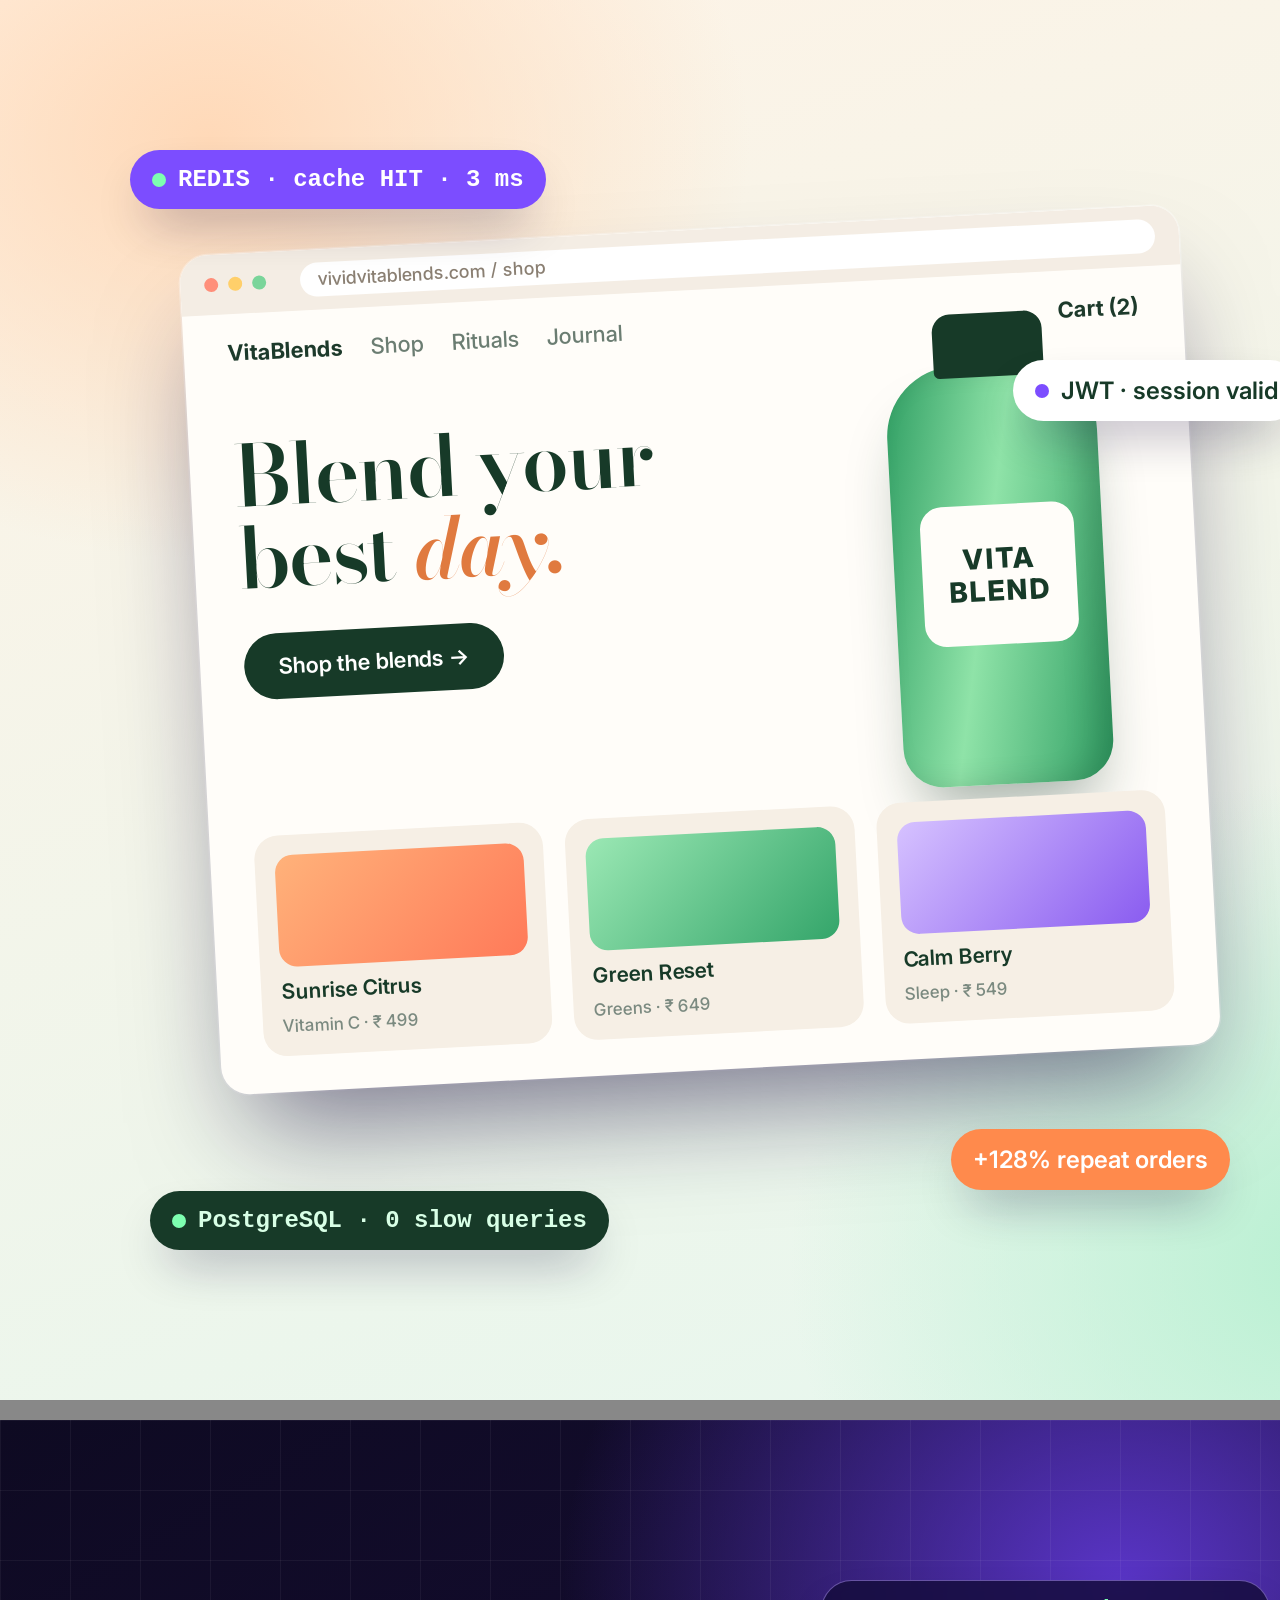
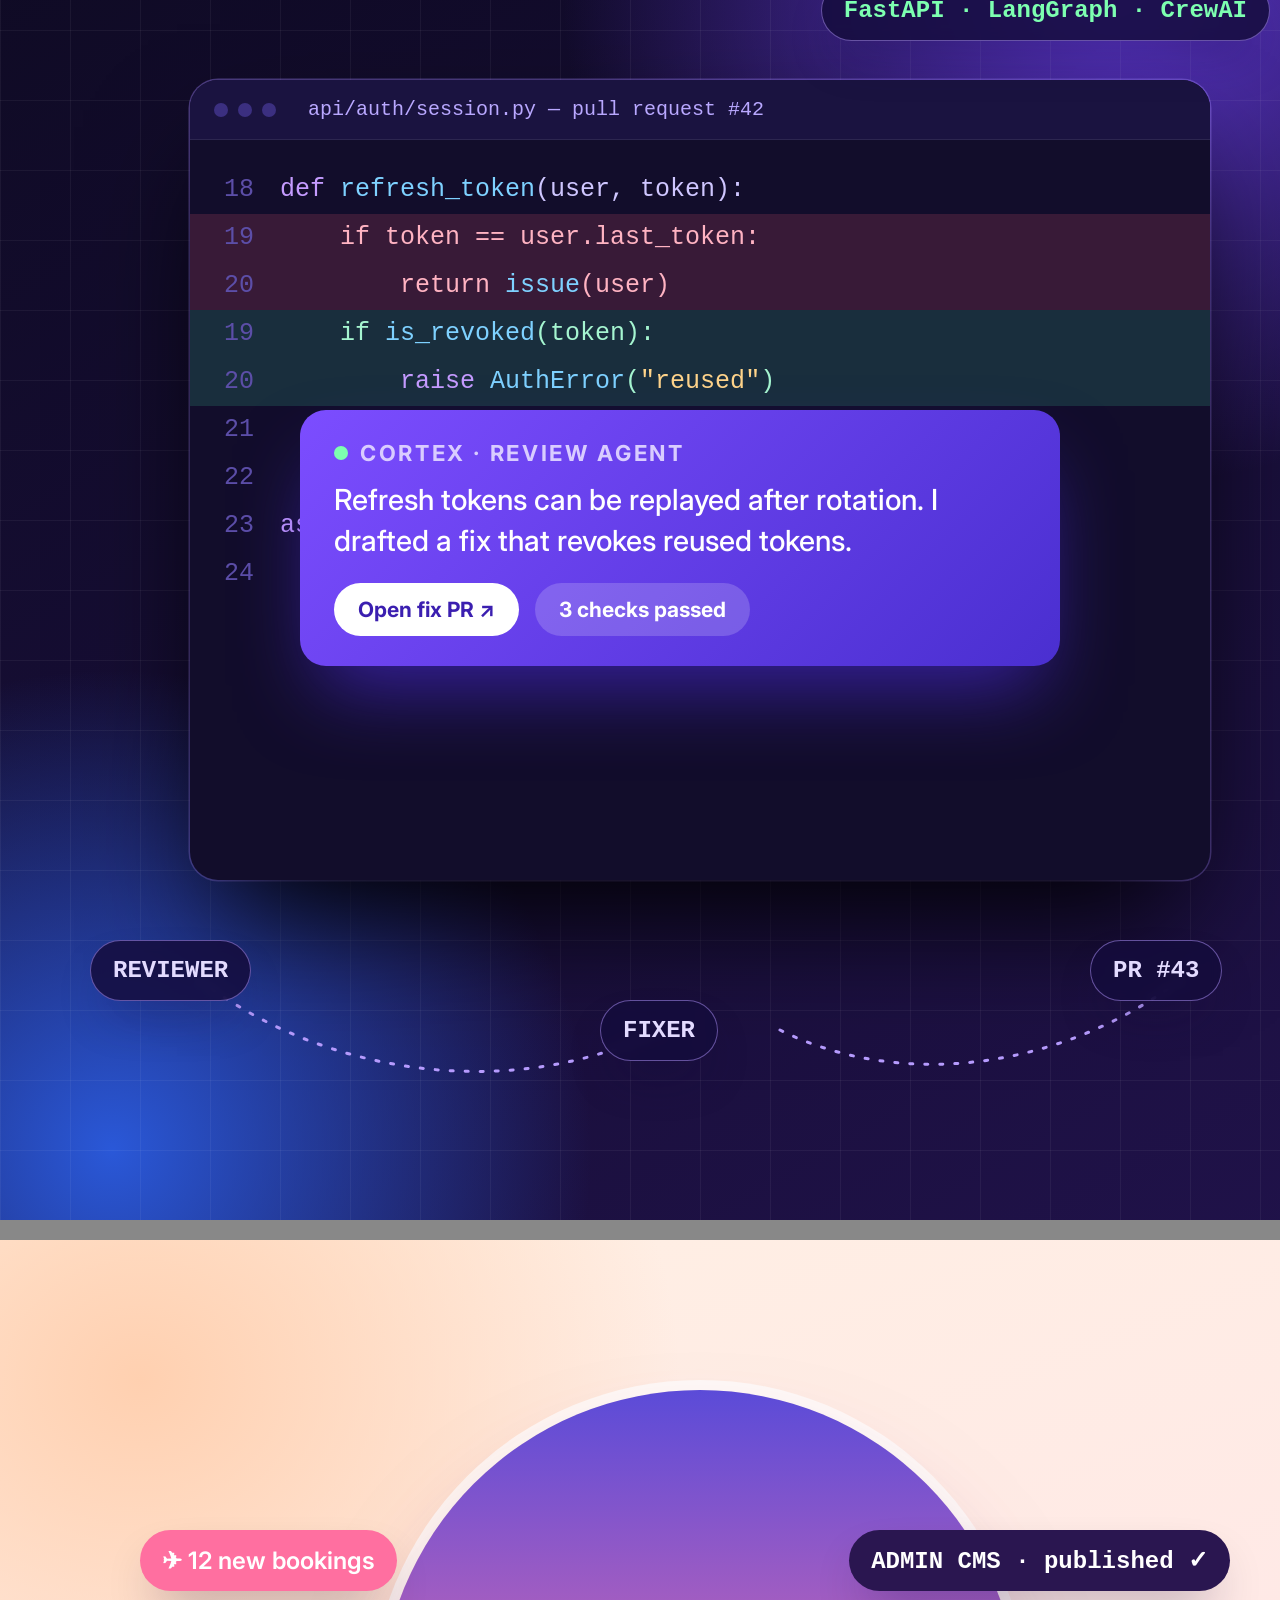
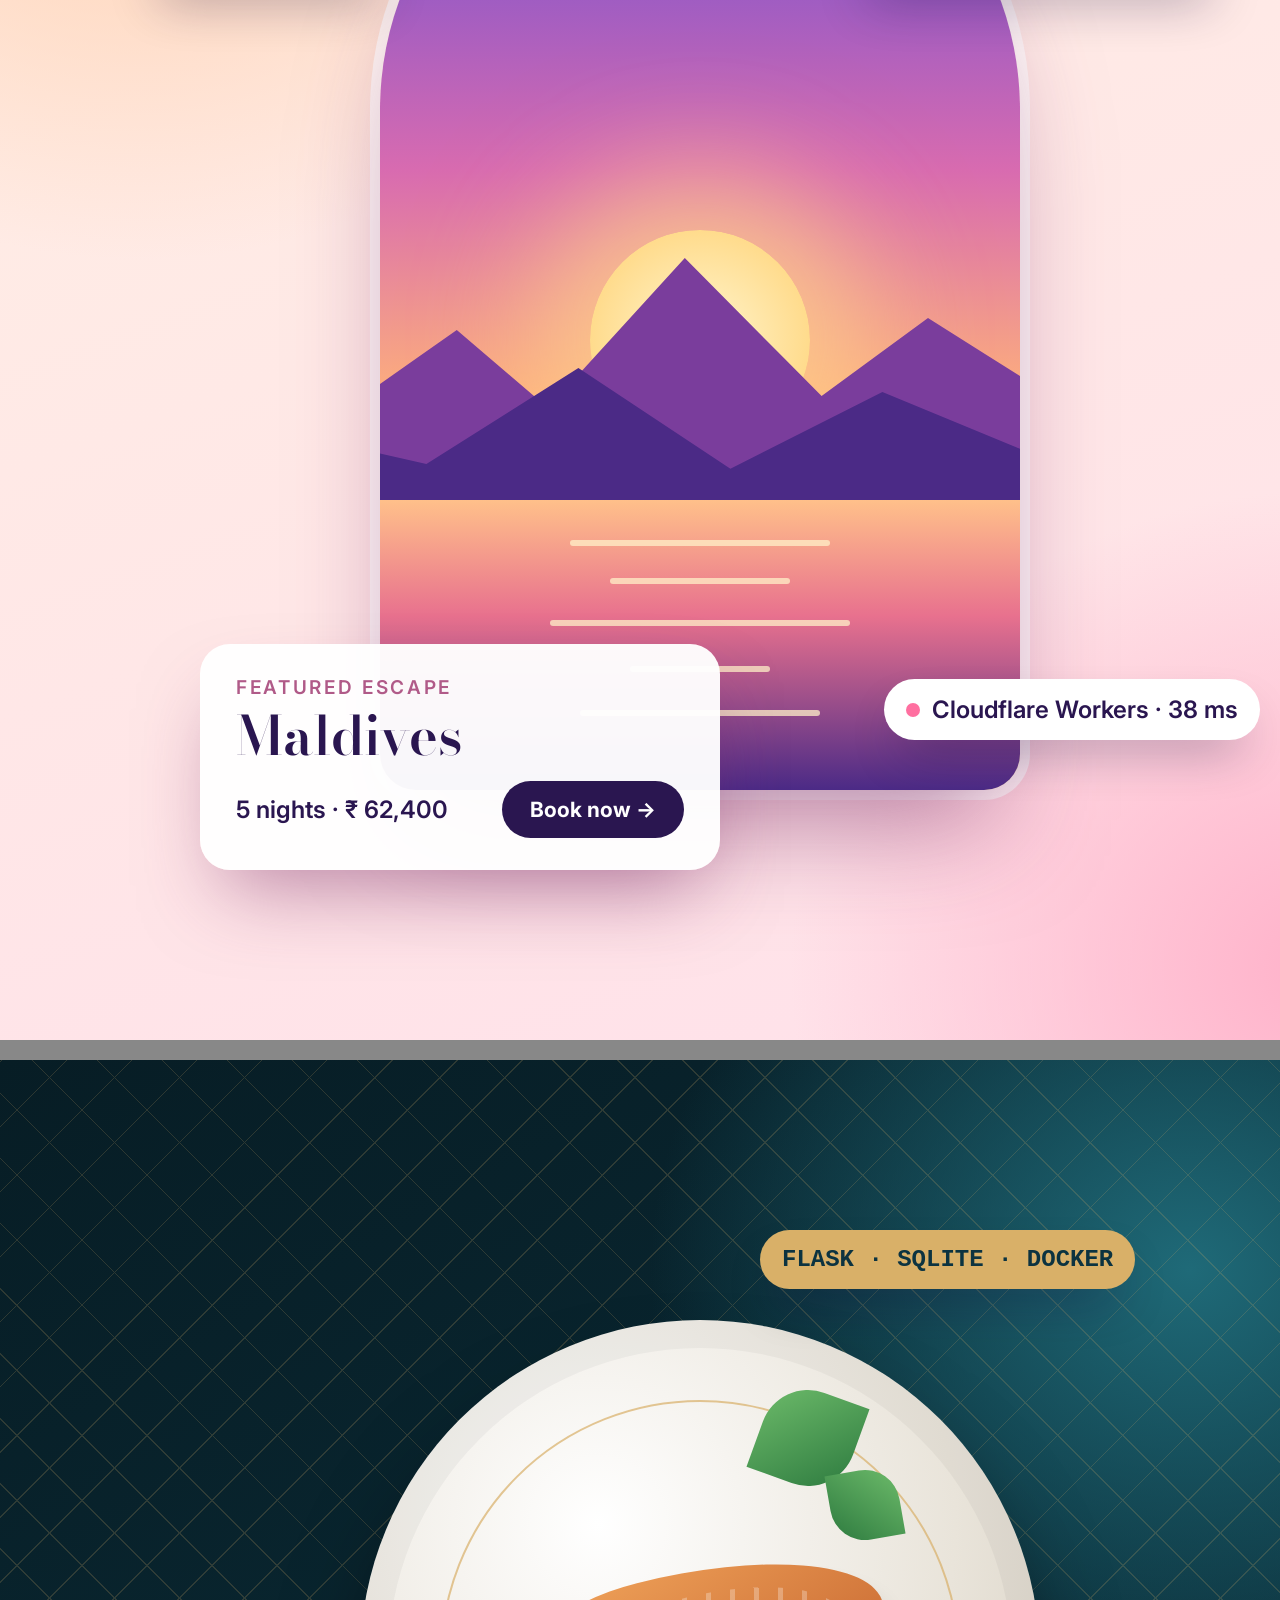
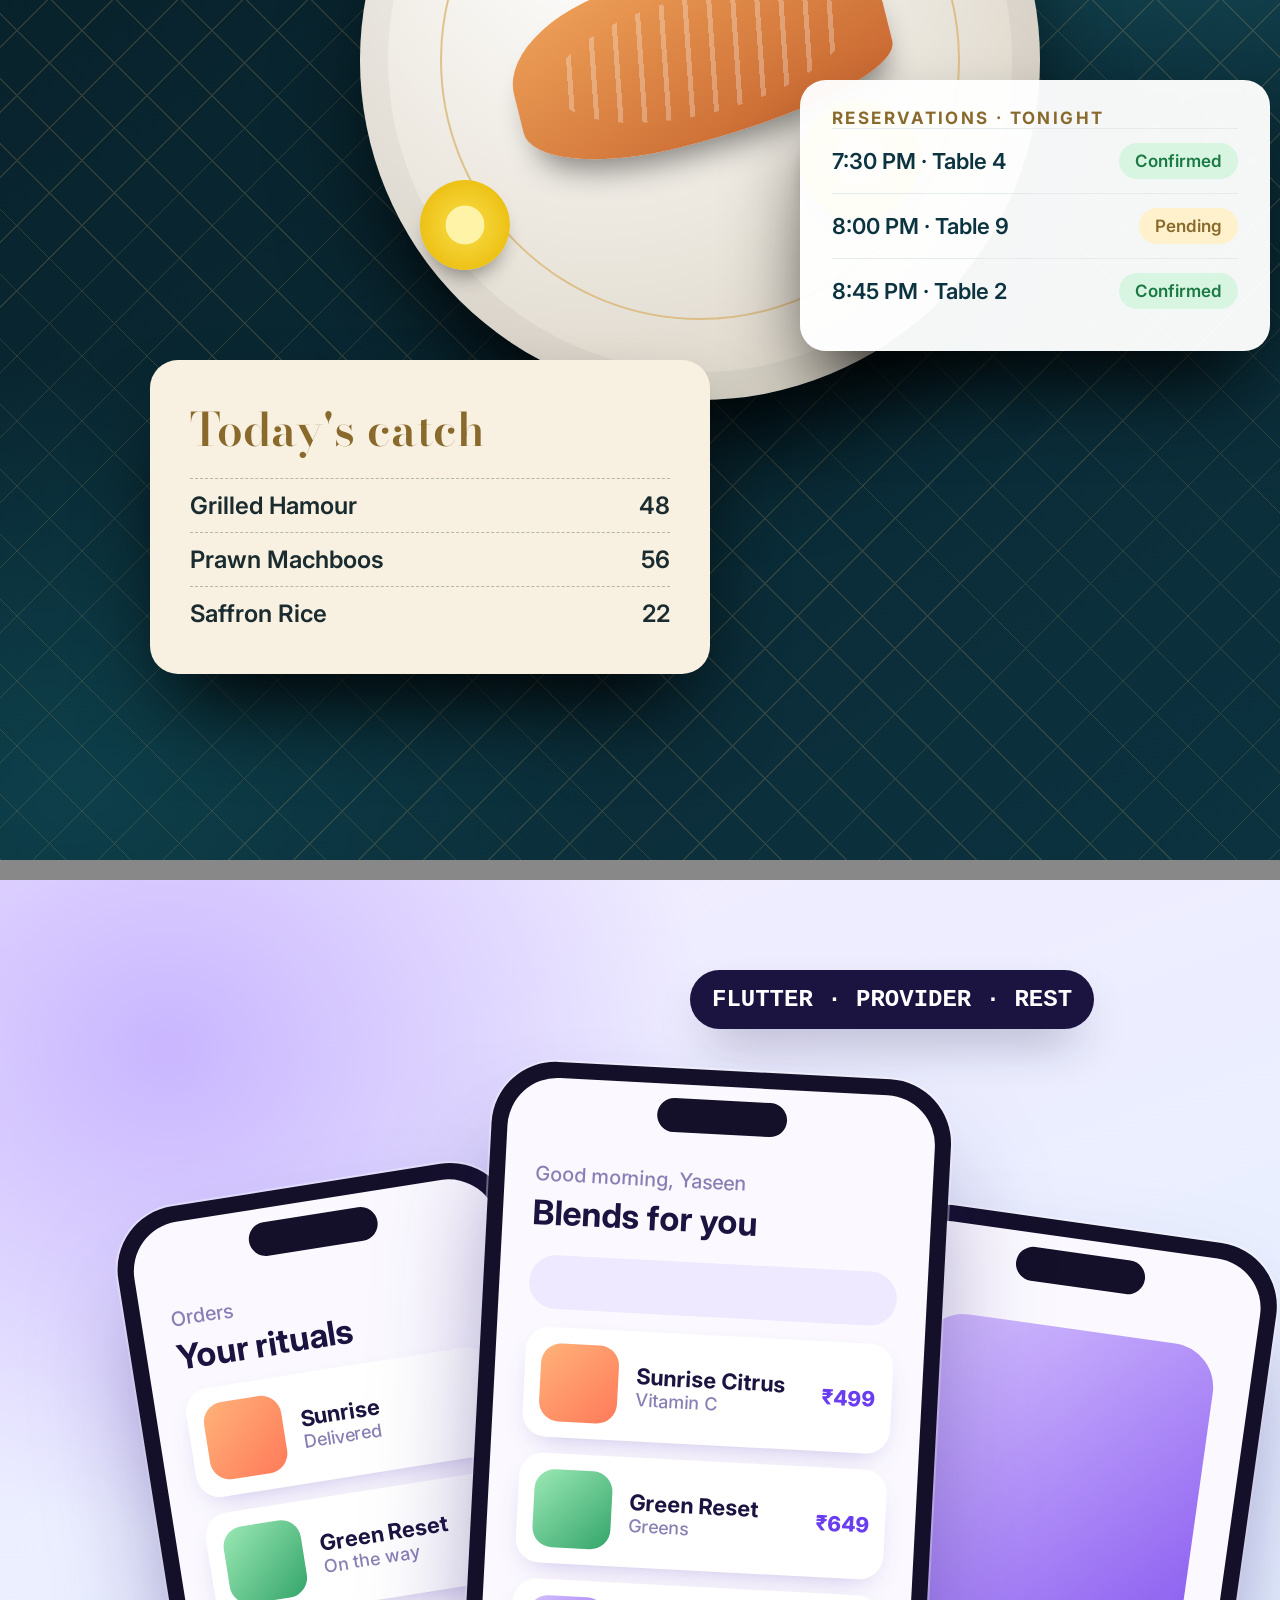
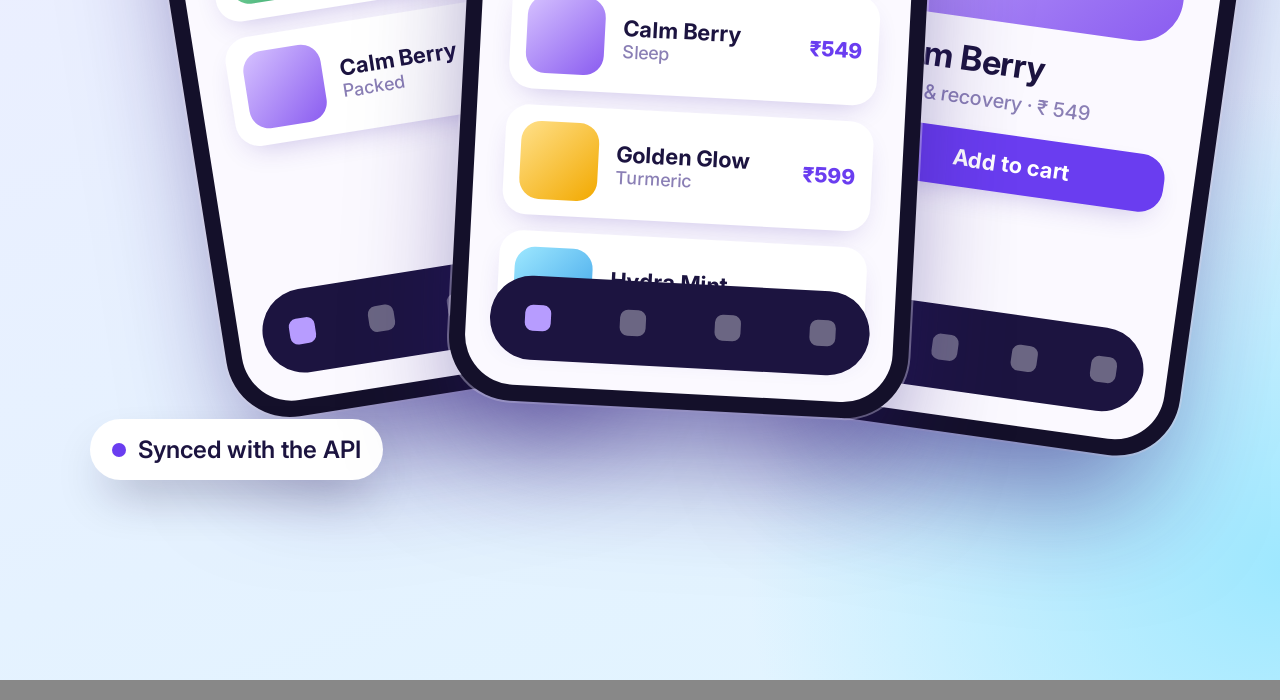
<file: assets/src/project-art.html>
<!doctype html>
<html><head><meta charset="utf-8">
<link href="https://fonts.googleapis.com/css2?family=Bodoni+Moda:ital,opsz,wght@0,6..96,500;0,6..96,600;1,6..96,500&family=Inter:wght@400;500;600;700;800&display=swap" rel="stylesheet">
<style>
/* Source for the project artwork. Render each .art (1400x1400) to assets/project-N.jpg. */
*{box-sizing:border-box;margin:0}
body{background:#888;font-family:Inter,Arial,sans-serif}
.art{position:relative;width:1400px;height:1400px;overflow:hidden;margin:0 0 20px}
.serif{font-family:'Bodoni Moda',Didot,serif}
.mono{font-family:ui-monospace,Consolas,'Courier New',monospace}
.abs{position:absolute}
.chip{position:absolute;display:flex;align-items:center;gap:12px;padding:16px 22px;border-radius:999px;font-weight:600;font-size:24px;box-shadow:0 24px 50px -18px rgba(20,10,60,.45)}
.dot{width:14px;height:14px;border-radius:50%}
.win{position:absolute;border-radius:28px;overflow:hidden;box-shadow:0 60px 110px -30px rgba(20,10,60,.55),0 0 0 1.5px rgba(255,255,255,.35)}
.bar{height:60px;display:flex;align-items:center;gap:10px;padding:0 24px}
.bar i{width:14px;height:14px;border-radius:50%;display:block}

/* ---------- 1 VITABLENDS ---------- */
#a1{background:radial-gradient(900px 700px at 15% 10%,#ffd9b8,transparent 60%),radial-gradient(900px 800px at 95% 90%,#b9f0d2,transparent 60%),linear-gradient(160deg,#fff3e6,#e6f7ee)}
#a1 .win{left:200px;top:230px;width:1000px;height:840px;background:#fffdf9;transform:rotate(-3deg)}
#a1 .bar{background:#f4ede4}#a1 .bar i:nth-child(1){background:#ff8f7a}#a1 .bar i:nth-child(2){background:#ffcf6a}#a1 .bar i:nth-child(3){background:#7ad59a}
#a1 .url{margin-left:24px;flex:1;height:34px;border-radius:17px;background:#fff;font:500 18px/34px Inter;color:#8a7f72;padding-left:18px}
#a1 .nav{display:flex;justify-content:space-between;align-items:center;padding:26px 44px;font-weight:700;font-size:22px;color:#1d3a2b}
#a1 .nav span{font-weight:500;color:#6b7d72;margin-left:28px}
#a1 .hero{display:flex;padding:10px 44px}
#a1 h1{font:600 84px/.98 'Bodoni Moda',serif;color:#173a28;letter-spacing:-2px;margin-top:34px}
#a1 h1 em{color:#e07a3f;font-style:italic}
#a1 .btn{display:inline-block;margin-top:34px;padding:20px 34px;border-radius:999px;background:#173a28;color:#fff;font-weight:600;font-size:22px}
#a1 .bottle{position:absolute;right:92px;top:150px;width:210px;height:420px;border-radius:70px 70px 40px 40px;background:linear-gradient(100deg,#2f9e63,#8fe3a8 45%,#2f9e63);box-shadow:inset -18px 0 30px rgba(0,0,0,.14),0 40px 60px -20px rgba(23,58,40,.4)}
#a1 .bottle::before{content:'';position:absolute;left:50px;top:-52px;width:110px;height:64px;border-radius:18px 18px 6px 6px;background:#173a28}
#a1 .bottle::after{content:'VITA\A BLEND';white-space:pre;position:absolute;left:28px;right:28px;top:140px;padding:38px 0;border-radius:22px;background:#fffdf9;text-align:center;font:800 28px/1.15 Inter;color:#173a28;letter-spacing:2px}
#a1 .cards{position:absolute;left:44px;right:44px;bottom:36px;display:flex;gap:22px}
#a1 .card{flex:1;border-radius:24px;padding:20px;background:#f6efe5;display:flex;flex-direction:column;gap:12px;font-weight:600;color:#173a28;font-size:21px}
#a1 .card .o{height:112px;border-radius:18px}
#a1 .card small{font-weight:500;color:#7b8a80;font-size:17px}
#a1 .c1{left:130px;top:150px;background:#7c4dff;color:#fff}
#a1 .c2{right:100px;top:360px;background:#fff;color:#173a28}
#a1 .c3{left:150px;bottom:150px;background:#173a28;color:#d8ffe6}
#a1 .c4{right:170px;bottom:210px;background:#ff8a4c;color:#fff}

/* ---------- 2 CORTEX ---------- */
#a2{background:radial-gradient(900px 800px at 80% 12%,#5a35c8,transparent 62%),radial-gradient(800px 800px at 8% 95%,#2a58d8,transparent 60%),linear-gradient(150deg,#0e0a22,#20124a)}
#a2:before{content:'';position:absolute;inset:0;background:linear-gradient(rgba(255,255,255,.05) 1px,transparent 1px) 0 0/70px 70px,linear-gradient(90deg,rgba(255,255,255,.05) 1px,transparent 1px) 0 0/70px 70px}
#a2 .win{left:190px;top:260px;width:1020px;height:800px;background:#120d2b;box-shadow:0 60px 120px -30px #000,0 0 0 1.5px rgba(160,130,255,.4)}
#a2 .bar{background:#1a1340;border-bottom:1px solid rgba(255,255,255,.08)}#a2 .bar i{background:#3b2f80}
#a2 .tab{margin-left:22px;font:500 20px ui-monospace,Consolas,monospace;color:#b9a8ff}
#a2 .code{padding:26px 0;font:500 25px/48px ui-monospace,Consolas,'Courier New',monospace;color:#cfc6ff}
#a2 .ln{display:flex;padding:0 34px;white-space:pre}
#a2 .ln b{width:56px;color:#5c4ea8;font-weight:400}
#a2 .del{background:rgba(255,92,120,.16);color:#ffb3c2}#a2 .add{background:rgba(70,230,160,.15);color:#a5f5d0}
#a2 .k{color:#c59bff}#a2 .f{color:#7ed1ff}#a2 .s{color:#ffd48a}
#a2 .bubble{position:absolute;left:300px;top:590px;width:760px;padding:30px 34px;border-radius:26px;background:linear-gradient(135deg,#7c4dff,#4a2fd0);color:#fff;box-shadow:0 40px 80px -20px rgba(70,40,200,.75)}
#a2 .bubble h4{font:700 22px Inter;letter-spacing:.12em;text-transform:uppercase;color:#d9ccff;display:flex;gap:12px;align-items:center}
#a2 .bubble p{font:500 29px/1.4 Inter;margin-top:14px}
#a2 .bubble .brow{display:flex;gap:16px;margin-top:22px}
#a2 .pill{padding:14px 24px;border-radius:999px;font:700 21px Inter}
#a2 .agent{background:rgba(20,12,60,.85);color:#e3dbff;border:1.5px solid rgba(180,150,255,.5);backdrop-filter:blur(6px)}
#a2 svg.flow{position:absolute;left:0;top:0;width:1400px;height:1400px}

/* ---------- 3 ZEKE LA HOLIDAYS ---------- */
#a3{background:radial-gradient(900px 800px at 10% 10%,#ffd0b0,transparent 60%),radial-gradient(900px 800px at 95% 95%,#ffb1c9,transparent 60%),linear-gradient(160deg,#fff0e3,#ffe0ea)}
#a3 .arch{position:absolute;left:380px;top:150px;width:640px;height:1000px;border-radius:320px 320px 36px 36px;overflow:hidden;background:linear-gradient(#5b4bd8 0%,#d86bb0 38%,#ffb27a 62%,#ffe2a8 74%);box-shadow:0 60px 110px -30px rgba(120,40,100,.55),0 0 0 10px rgba(255,255,255,.7)}
#a3 .sun{position:absolute;left:210px;top:440px;width:220px;height:220px;border-radius:50%;background:radial-gradient(#fff6d0,#ffd070);box-shadow:0 0 120px 60px rgba(255,214,140,.7)}
#a3 .m{position:absolute;bottom:250px;left:-60px;right:-60px;height:300px;background:#7a3d9c;clip-path:polygon(0 100%,0 62%,18% 30%,30% 56%,48% 6%,66% 52%,80% 26%,100% 58%,100% 100%)}
#a3 .m2{bottom:230px;background:#4b2a86;height:240px;clip-path:polygon(0 100%,0 50%,14% 60%,34% 20%,54% 62%,74% 30%,100% 64%,100% 100%)}
#a3 .sea{position:absolute;left:0;right:0;bottom:0;height:290px;background:linear-gradient(#ffc08a,#e8718e 40%,#4b2a86)}
#a3 .sea i{position:absolute;left:50%;height:6px;border-radius:3px;background:rgba(255,240,200,.75);transform:translateX(-50%)}
#a3 .book{position:absolute;left:200px;bottom:170px;width:520px;padding:32px 36px;border-radius:30px;background:rgba(255,255,255,.96);box-shadow:0 40px 80px -24px rgba(120,40,100,.5)}
#a3 .book small{font:600 19px Inter;letter-spacing:.14em;color:#b05a88;text-transform:uppercase}
#a3 .book h3{font:600 54px/1 'Bodoni Moda',serif;color:#2a1650;margin:10px 0 18px}
#a3 .book .r{display:flex;justify-content:space-between;align-items:center;font:600 24px Inter;color:#2a1650}
#a3 .book .go{padding:16px 28px;border-radius:999px;background:#2a1650;color:#fff;font:700 21px Inter}
#a3 .cms{right:170px;top:290px;background:#2a1650;color:#fff}
#a3 .t1{right:140px;bottom:300px;background:#fff;color:#2a1650}
#a3 .t2{left:140px;top:290px;background:#ff6fa0;color:#fff}

/* ---------- 4 HOOR AL BAHR ---------- */
#a4{background:radial-gradient(900px 800px at 85% 15%,#1f6a78,transparent 60%),radial-gradient(900px 700px at 5% 95%,#0d3f4a,transparent 60%),linear-gradient(150deg,#071d25,#0c3340)}
#a4:before{content:'';position:absolute;inset:0;opacity:.18;background:repeating-linear-gradient(45deg,#d9b068 0 1px,transparent 1px 46px),repeating-linear-gradient(-45deg,#d9b068 0 1px,transparent 1px 46px)}
#a4 .plate{position:absolute;left:360px;top:260px;width:680px;height:680px;border-radius:50%;background:radial-gradient(circle at 35% 30%,#fff,#e9e4da 55%,#cfc7b8);box-shadow:0 70px 110px -30px #000,inset 0 0 0 28px rgba(0,0,0,.04)}
#a4 .plate:before{content:'';position:absolute;inset:80px;border-radius:50%;border:2px solid #d9b068;opacity:.7}
#a4 .fish{position:absolute;left:150px;top:250px;width:380px;height:170px;border-radius:50% 80% 80% 50%/60% 60% 40% 40%;background:linear-gradient(160deg,#f0a35a,#c4622d);transform:rotate(-14deg);box-shadow:0 22px 30px -12px rgba(0,0,0,.45)}
#a4 .fish:after{content:'';position:absolute;inset:26px 40px;border-radius:50%;background:repeating-linear-gradient(100deg,rgba(255,255,255,.28) 0 5px,transparent 5px 24px)}
#a4 .herb{position:absolute;width:96px;height:96px;border-radius:50% 0 50% 0;background:linear-gradient(135deg,#6dbb6a,#2d7a3f)}
#a4 .lem{position:absolute;width:120px;height:120px;border-radius:50%;background:radial-gradient(#fff3a8 30%,#f4d233 31%,#e8b500);box-shadow:0 14px 20px -8px rgba(0,0,0,.4)}
#a4 .menu{position:absolute;left:150px;top:900px;width:560px;padding:34px 40px;border-radius:28px;background:#f8f1e1;color:#1a2c30;box-shadow:0 50px 90px -26px #000}
#a4 .menu h3{font:600 46px 'Bodoni Moda',serif;color:#8a6a2c;margin-bottom:14px}
#a4 .menu .i{display:flex;justify-content:space-between;font:600 24px Inter;padding:12px 0;border-top:1px dashed rgba(26,44,48,.3)}
#a4 .dash{position:absolute;right:130px;top:620px;width:470px;padding:28px 32px;border-radius:26px;background:rgba(255,255,255,.96);box-shadow:0 50px 90px -26px #000;color:#0c3340}
#a4 .dash small{font:700 17px Inter;letter-spacing:.14em;text-transform:uppercase;color:#8a6a2c}
#a4 .dash .r{display:flex;justify-content:space-between;align-items:center;font:600 22px Inter;padding:14px 0;border-top:1px solid #e5eaec}
#a4 .ok{padding:8px 16px;border-radius:999px;background:#d8f5e2;color:#1b7a43;font-size:17px}
#a4 .ph{background:#fff1cc;color:#8a6a2c}
#a4 .badge{left:760px;top:170px;background:#d9b068;color:#0c3340}

/* ---------- 5 VITABLENDS APP ---------- */
#a5{background:radial-gradient(900px 800px at 12% 12%,#c9b6ff,transparent 60%),radial-gradient(900px 800px at 92% 92%,#9ee8ff,transparent 60%),linear-gradient(160deg,#f1ebff,#e0f5ff)}
.phone{position:absolute;border-radius:64px;background:#14102a;padding:16px;box-shadow:0 70px 120px -30px rgba(40,20,120,.6),0 0 0 2px rgba(255,255,255,.4)}
.screen{width:100%;height:100%;border-radius:50px;overflow:hidden;background:#fbf9ff;position:relative}
.notch{position:absolute;left:50%;top:14px;width:130px;height:34px;margin-left:-65px;border-radius:20px;background:#14102a;z-index:3}
#a5 .p1{left:470px;top:190px;width:460px;height:940px;transform:rotate(3deg);z-index:2}
#a5 .p2{left:170px;top:300px;width:400px;height:820px;transform:rotate(-9deg)}
#a5 .p3{left:830px;top:340px;width:400px;height:820px;transform:rotate(8deg)}
.hd{padding:84px 30px 14px;font:700 34px Inter;color:#1c1440}.hd small{display:block;font:500 20px Inter;color:#8a7fb5;margin-bottom:6px}
.sr{margin:8px 30px 18px;height:54px;border-radius:27px;background:#efe9ff}
.row{display:flex;align-items:center;gap:18px;margin:0 30px 16px;padding:16px;border-radius:24px;background:#fff;box-shadow:0 12px 30px -14px rgba(60,30,160,.3)}
.row .o{width:78px;height:78px;border-radius:20px;flex:none}
.row b{display:block;font:700 22px Inter;color:#1c1440}.row span{font:500 18px Inter;color:#8a7fb5}
.row em{margin-left:auto;font:800 21px Inter;color:#6a3df0;font-style:normal}
.tabbar{position:absolute;left:24px;right:24px;bottom:26px;height:84px;border-radius:42px;background:#1c1440;display:flex;justify-content:space-around;align-items:center}
.tabbar i{width:26px;height:26px;border-radius:8px;background:rgba(255,255,255,.35)}.tabbar i:first-child{background:#b79cff}
.big{margin:90px 36px 20px;height:300px;border-radius:44px}
#a5 .fl{left:690px;top:90px;background:#1c1440;color:#fff}
#a5 .pv{left:90px;bottom:200px;background:#fff;color:#1c1440}
</style></head><body>

<!-- 1 -->
<div class="art" id="a1">
  <div class="win">
    <div class="bar"><i></i><i></i><i></i><div class="url">vividvitablends.com / shop</div></div>
    <div class="nav"><div>VitaBlends<span>Shop</span><span>Rituals</span><span>Journal</span></div><div>Cart (2)</div></div>
    <div class="hero"><div><h1>Blend your<br>best <em>day.</em></h1><div class="btn">Shop the blends →</div></div></div>
    <div class="bottle"></div>
    <div class="cards">
      <div class="card"><div class="o" style="background:linear-gradient(135deg,#ffb27a,#ff7a59)"></div>Sunrise Citrus<small>Vitamin C · ₹ 499</small></div>
      <div class="card"><div class="o" style="background:linear-gradient(135deg,#9be8b4,#34a56a)"></div>Green Reset<small>Greens · ₹ 649</small></div>
      <div class="card"><div class="o" style="background:linear-gradient(135deg,#d6c2ff,#8a5cf0)"></div>Calm Berry<small>Sleep · ₹ 549</small></div>
    </div>
  </div>
  <div class="chip c1 mono"><span class="dot" style="background:#7dffb0"></span>REDIS · cache HIT · 3 ms</div>
  <div class="chip c2"><span class="dot" style="background:#7c4dff"></span>JWT · session valid</div>
  <div class="chip c3 mono"><span class="dot" style="background:#7dffb0"></span>PostgreSQL · 0 slow queries</div>
  <div class="chip c4">+128% repeat orders</div>
</div>

<!-- 2 -->
<div class="art" id="a2">
  <svg class="flow" viewBox="0 0 1400 1400"><path d="M200 1160 C 330 1260, 520 1280, 660 1210" fill="none" stroke="#b79cff" stroke-width="3" stroke-dasharray="3 12" stroke-linecap="round"/><path d="M780 1210 C 900 1270, 1060 1250, 1180 1160" fill="none" stroke="#b79cff" stroke-width="3" stroke-dasharray="3 12" stroke-linecap="round"/></svg>
  <div class="win">
    <div class="bar"><i></i><i></i><i></i><span class="tab">api/auth/session.py — pull request #42</span></div>
    <div class="code">
      <div class="ln"><b>18</b><span><span class="k">def</span> <span class="f">refresh_token</span>(user, token):</span></div>
      <div class="ln del"><b>19</b><span>    if token == user.last_token:</span></div>
      <div class="ln del"><b>20</b><span>        return <span class="f">issue</span>(user)</span></div>
      <div class="ln add"><b>19</b><span>    if <span class="f">is_revoked</span>(token):</span></div>
      <div class="ln add"><b>20</b><span>        <span class="k">raise</span> <span class="f">AuthError</span>(<span class="s">"reused"</span>)</span></div>
      <div class="ln"><b>21</b><span>    <span class="k">return</span> <span class="f">issue</span>(user, rotate=<span class="k">True</span>)</span></div>
      <div class="ln"><b>22</b><span></span></div>
      <div class="ln"><b>23</b><span><span class="k">async def</span> <span class="f">logout</span>(request):</span></div>
      <div class="ln"><b>24</b><span>    <span class="k">await</span> cache.<span class="f">delete</span>(request.sid)</span></div>
    </div>
  </div>
  <div class="bubble"><h4><span class="dot" style="background:#7dffb0"></span>Cortex · review agent</h4><p>Refresh tokens can be replayed after rotation. I drafted a fix that revokes reused tokens.</p><div class="brow"><span class="pill" style="background:#fff;color:#3b1fb0">Open fix PR ↗</span><span class="pill" style="background:rgba(255,255,255,.18)">3 checks passed</span></div></div>
  <div class="chip agent mono" style="left:90px;top:1120px">REVIEWER</div>
  <div class="chip agent mono" style="left:600px;top:1180px">FIXER</div>
  <div class="chip agent mono" style="left:1090px;top:1120px">PR #43</div>
  <div class="chip agent mono" style="right:130px;top:160px;color:#7dffb0">FastAPI · LangGraph · CrewAI</div>
</div>

<!-- 3 -->
<div class="art" id="a3">
  <div class="arch"><div class="sun"></div><div class="m"></div><div class="m m2"></div><div class="sea"><i style="top:40px;width:260px"></i><i style="top:78px;width:180px"></i><i style="top:120px;width:300px"></i><i style="top:166px;width:140px"></i><i style="top:210px;width:240px"></i></div></div>
  <div class="book"><small>Featured escape</small><h3>Maldives</h3><div class="r"><div>5 nights · ₹ 62,400</div><div class="go">Book now →</div></div></div>
  <div class="chip cms mono">ADMIN CMS · published ✓</div>
  <div class="chip t1"><span class="dot" style="background:#ff6fa0"></span>Cloudflare Workers · 38 ms</div>
  <div class="chip t2">✈ 12 new bookings</div>
</div>

<!-- 4 -->
<div class="art" id="a4">
  <div class="plate"><div class="fish"></div></div>
  <div class="herb" style="left:760px;top:330px;transform:rotate(20deg)"></div><div class="herb" style="left:830px;top:410px;width:70px;height:70px;transform:rotate(80deg)"></div>
  <div class="lem" style="left:800px;top:640px"></div><div class="lem" style="left:420px;top:720px;width:90px;height:90px"></div>
  <div class="menu"><h3>Today's catch</h3><div class="i"><span>Grilled Hamour</span><span>48</span></div><div class="i"><span>Prawn Machboos</span><span>56</span></div><div class="i"><span>Saffron Rice</span><span>22</span></div></div>
  <div class="dash"><small>Reservations · tonight</small><div class="r"><span>7:30 PM · Table 4</span><span class="ok">Confirmed</span></div><div class="r"><span>8:00 PM · Table 9</span><span class="ok ph">Pending</span></div><div class="r"><span>8:45 PM · Table 2</span><span class="ok">Confirmed</span></div></div>
  <div class="chip badge mono">FLASK · SQLITE · DOCKER</div>
</div>

<!-- 5 -->
<div class="art" id="a5">
  <div class="phone p2"><div class="screen"><div class="notch"></div><div class="hd"><small>Orders</small>Your rituals</div>
    <div class="row"><div class="o" style="background:linear-gradient(135deg,#ffb27a,#ff7a59)"></div><div><b>Sunrise</b><span>Delivered</span></div></div>
    <div class="row"><div class="o" style="background:linear-gradient(135deg,#9be8b4,#34a56a)"></div><div><b>Green Reset</b><span>On the way</span></div></div>
    <div class="row"><div class="o" style="background:linear-gradient(135deg,#d6c2ff,#8a5cf0)"></div><div><b>Calm Berry</b><span>Packed</span></div></div>
    <div class="tabbar"><i></i><i></i><i></i><i></i></div></div></div>
  <div class="phone p3"><div class="screen"><div class="notch"></div><div class="big" style="background:linear-gradient(135deg,#d6c2ff,#8a5cf0)"></div><div class="hd" style="padding-top:0">Calm Berry<small style="margin-top:6px">Sleep &amp; recovery · ₹ 549</small></div><div class="row" style="justify-content:center;background:#6a3df0"><b style="color:#fff">Add to cart</b></div><div class="tabbar"><i></i><i></i><i></i><i></i></div></div></div>
  <div class="phone p1"><div class="screen"><div class="notch"></div><div class="hd"><small>Good morning, Yaseen</small>Blends for you</div><div class="sr"></div>
    <div class="row"><div class="o" style="background:linear-gradient(135deg,#ffb27a,#ff7a59)"></div><div><b>Sunrise Citrus</b><span>Vitamin C</span></div><em>₹499</em></div>
    <div class="row"><div class="o" style="background:linear-gradient(135deg,#9be8b4,#34a56a)"></div><div><b>Green Reset</b><span>Greens</span></div><em>₹649</em></div>
    <div class="row"><div class="o" style="background:linear-gradient(135deg,#d6c2ff,#8a5cf0)"></div><div><b>Calm Berry</b><span>Sleep</span></div><em>₹549</em></div>
    <div class="row"><div class="o" style="background:linear-gradient(135deg,#ffe08a,#f2a900)"></div><div><b>Golden Glow</b><span>Turmeric</span></div><em>₹599</em></div>
    <div class="row"><div class="o" style="background:linear-gradient(135deg,#9ee8ff,#3aa0e8)"></div><div><b>Hydra Mint</b><span>Electrolytes</span></div><em>₹449</em></div>
    <div class="tabbar"><i></i><i></i><i></i><i></i></div></div></div>
  <div class="chip fl mono">FLUTTER · PROVIDER · REST</div>
  <div class="chip pv"><span class="dot" style="background:#6a3df0"></span>Synced with the API</div>
</div>
</body></html>
</file>
